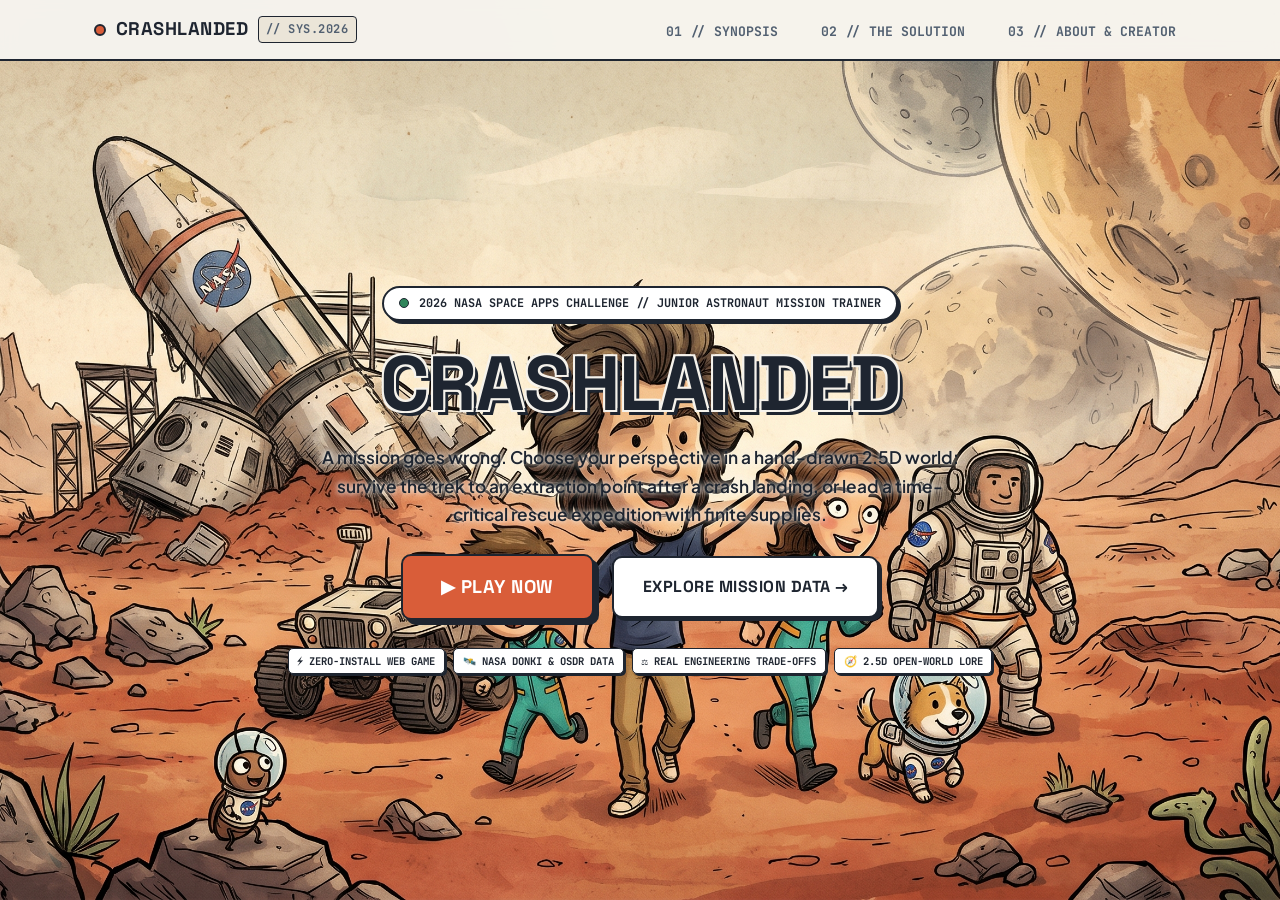
<file: index.html>
<!DOCTYPE html>
<html lang="en">
<head>
  <meta charset="UTF-8">
  <meta name="viewport" content="width=device-width, initial-scale=1.0">
  <title>CRASHLANDED | Junior Astronaut Mission Trainer</title>

  <!-- Google Fonts: Space Grotesk, Plus Jakarta Sans & JetBrains Mono -->
  <link rel="preconnect" href="https://fonts.googleapis.com">
  <link rel="preconnect" href="https://fonts.gstatic.com" crossorigin>
  <link href="https://fonts.googleapis.com/css2?family=JetBrains+Mono:wght@500;700&family=Plus+Jakarta+Sans:wght@400;600;700&family=Space+Grotesk:wght@600;700&display=swap" rel="stylesheet">

  <!-- Global Base CSS + Fullscreen Landing CSS -->
  <link rel="stylesheet" href="website/css/styles.css">
  <link rel="stylesheet" href="website/css/landing.css">
</head>
<body class="landing-no-scroll">

  <!-- 1. GLOBAL PAPERCUT NAVBAR -->
   
  <nav class="site-navbar">
    <div class="container navbar-inner">
      <a href="index.html" class="nav-brand">
        <span class="brand-dot"></span>
        CRASHLANDED <span class="brand-sub">// SYS.2026</span>
      </a>

      <ul class="nav-links">
        <li><a href="website/pages/lore.html">01 // SYNOPSIS</a></li>
        <li><a href="website/pages/solution.html">02 // THE SOLUTION</a></li>
        <li><a href="website/pages/about.html">03 // ABOUT & CREATOR</a></li>
      </ul>

    </div>
  </nav>

  <!-- 2. FULLSCREEN HERO STAGE (ZERO SCROLL) -->
  <main class="hero-stage">
    
    <!-- GAME COVER ARTWORK: Replace src with your custom illustration path -->
    <div class="hero-art-wrapper">
      <img 
        src="website/img/Hero-cover.jpg" 
        alt="CRASHLANDED Key Art" 
        class="hero-bg-art"
      >
      <!-- Subtle watercolor/paper vignette so text remains 100% readable -->
      <div class="hero-art-overlay"></div>
    </div>

    <!-- CENTERED PAPERCUT CALLOUT CARD -->
    <div class="container hero-center-wrapper">
      <div class="hero-papercut-card">
        
        <!-- NASA Tag -->
        <div class="telemetry-status">
          <span class="pulse-dot"></span>
          <span>2026 NASA SPACE APPS CHALLENGE // JUNIOR ASTRONAUT MISSION TRAINER</span>
        </div>

        <!-- Main Title -->
        <h1 class="glitch-title">CRASHLANDED</h1>

        <!-- Concept Text -->
        <p class="hero-lead">
          A mission goes wrong. Choose your perspective in a hand-drawn 2.5D world: 
          survive the trek to an extraction point after a crash landing, or lead a time-critical rescue expedition with finite supplies.
        </p>

        <!-- Primary & Secondary CTAs -->
        <div class="hero-actions">
          <a href="./game/game.html" class="btn btn-play">
            ▶ PLAY NOW
          </a>
          <a href="mission-data.html" class="btn btn-outline">
            EXPLORE MISSION DATA →
          </a>
        </div>

        <!-- Short Feature Tags -->
        <div class="quick-specs">
          <span>⚡ ZERO-INSTALL WEB GAME</span>
          <span>🛰️ NASA DONKI & OSDR DATA</span>
          <span>⚖️ REAL ENGINEERING TRADE-OFFS</span>
          <span>🧭 2.5D OPEN-WORLD LORE</span>
        </div>

      </div>
    </div>

  </main>

</body>
</html>
</file>
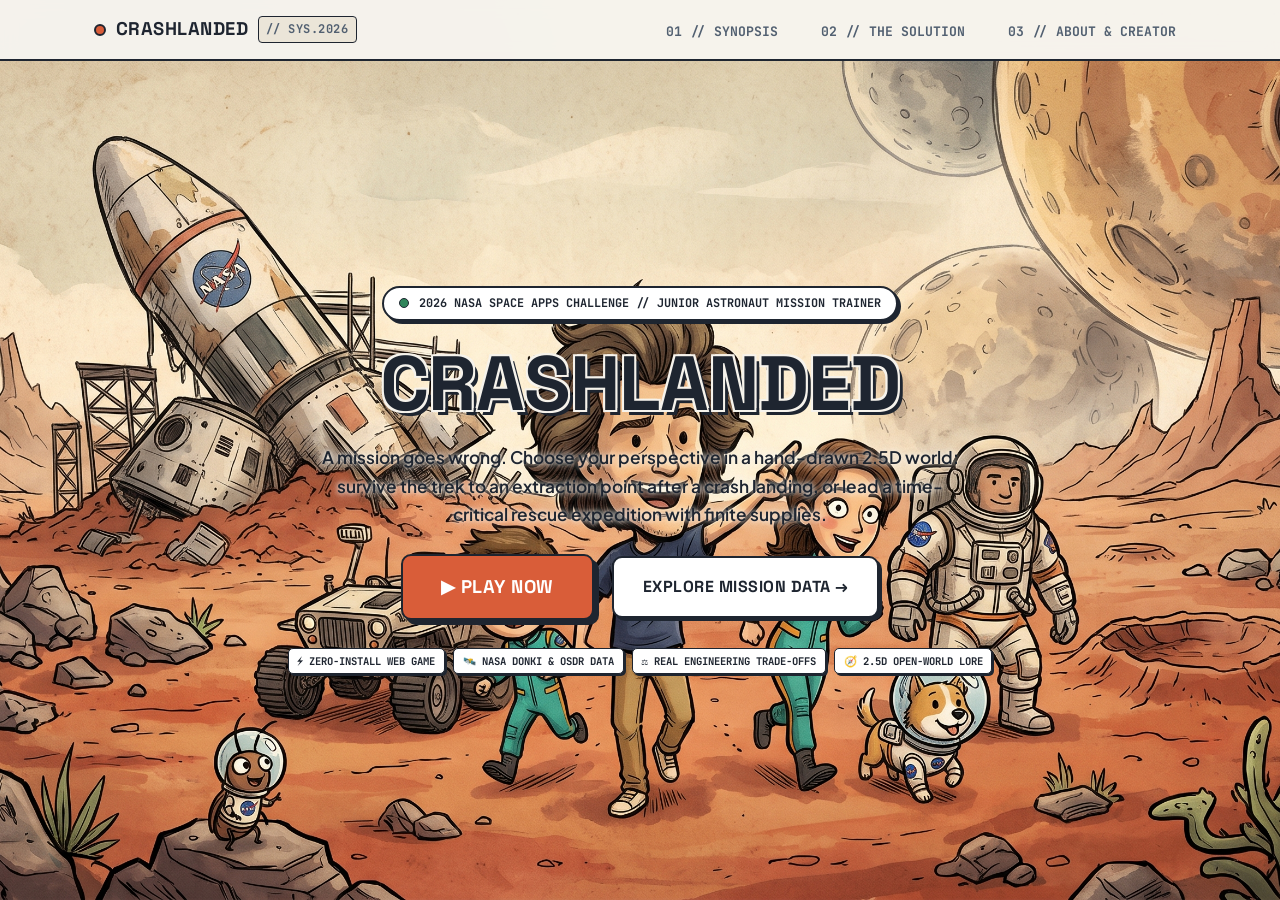
<file: website/index.html>
<!DOCTYPE html>
<html lang="en">
<head>
  <meta charset="UTF-8">
  <meta name="viewport" content="width=device-width, initial-scale=1.0">
  <title>CRASHLANDED | Junior Astronaut Mission Trainer</title>

  <!-- Google Fonts: Space Grotesk, Plus Jakarta Sans & JetBrains Mono -->
  <link rel="preconnect" href="https://fonts.googleapis.com">
  <link rel="preconnect" href="https://fonts.gstatic.com" crossorigin>
  <link href="https://fonts.googleapis.com/css2?family=JetBrains+Mono:wght@500;700&family=Plus+Jakarta+Sans:wght@400;600;700&family=Space+Grotesk:wght@600;700&display=swap" rel="stylesheet">

  <!-- Global Base CSS + Fullscreen Landing CSS -->
  <link rel="stylesheet" href="css/styles.css">
  <link rel="stylesheet" href="css/landing.css">
</head>
<body class="landing-no-scroll">

  <!-- 1. GLOBAL PAPERCUT NAVBAR -->
   
  <nav class="site-navbar">
    <div class="container navbar-inner">
      <a href="index.html" class="nav-brand">
        <span class="brand-dot"></span>
        CRASHLANDED <span class="brand-sub">// SYS.2026</span>
      </a>

      <ul class="nav-links">
        <li><a href="pages/lore.html">01 // SYNOPSIS</a></li>
        <li><a href="pages/solution.html">02 // THE SOLUTION</a></li>
        <li><a href="pages/about.html">03 // ABOUT & CREATOR</a></li>
      </ul>

    </div>
  </nav>

  <!-- 2. FULLSCREEN HERO STAGE (ZERO SCROLL) -->
  <main class="hero-stage">
    
    <!-- GAME COVER ARTWORK: Replace src with your custom illustration path -->
    <div class="hero-art-wrapper">
      <img 
        src="./img/Hero-cover.jpg" 
        alt="CRASHLANDED Key Art" 
        class="hero-bg-art"
      >
      <!-- Subtle watercolor/paper vignette so text remains 100% readable -->
      <div class="hero-art-overlay"></div>
    </div>

    <!-- CENTERED PAPERCUT CALLOUT CARD -->
    <div class="container hero-center-wrapper">
      <div class="hero-papercut-card">
        
        <!-- NASA Tag -->
        <div class="telemetry-status">
          <span class="pulse-dot"></span>
          <span>2026 NASA SPACE APPS CHALLENGE // JUNIOR ASTRONAUT MISSION TRAINER</span>
        </div>

        <!-- Main Title -->
        <h1 class="glitch-title">CRASHLANDED</h1>

        <!-- Concept Text -->
        <p class="hero-lead">
          A mission goes wrong. Choose your perspective in a hand-drawn 2.5D world: 
          survive the trek to an extraction point after a crash landing, or lead a time-critical rescue expedition with finite supplies.
        </p>

        <!-- Primary & Secondary CTAs -->
        <div class="hero-actions">
          <a href="game.html" class="btn btn-play">
            ▶ PLAY NOW
          </a>
          <a href="mission-data.html" class="btn btn-outline">
            EXPLORE MISSION DATA →
          </a>
        </div>

        <!-- Short Feature Tags -->
        <div class="quick-specs">
          <span>⚡ ZERO-INSTALL WEB GAME</span>
          <span>🛰️ NASA DONKI & OSDR DATA</span>
          <span>⚖️ REAL ENGINEERING TRADE-OFFS</span>
          <span>🧭 2.5D OPEN-WORLD LORE</span>
        </div>

      </div>
    </div>

  </main>

</body>
</html>
</file>
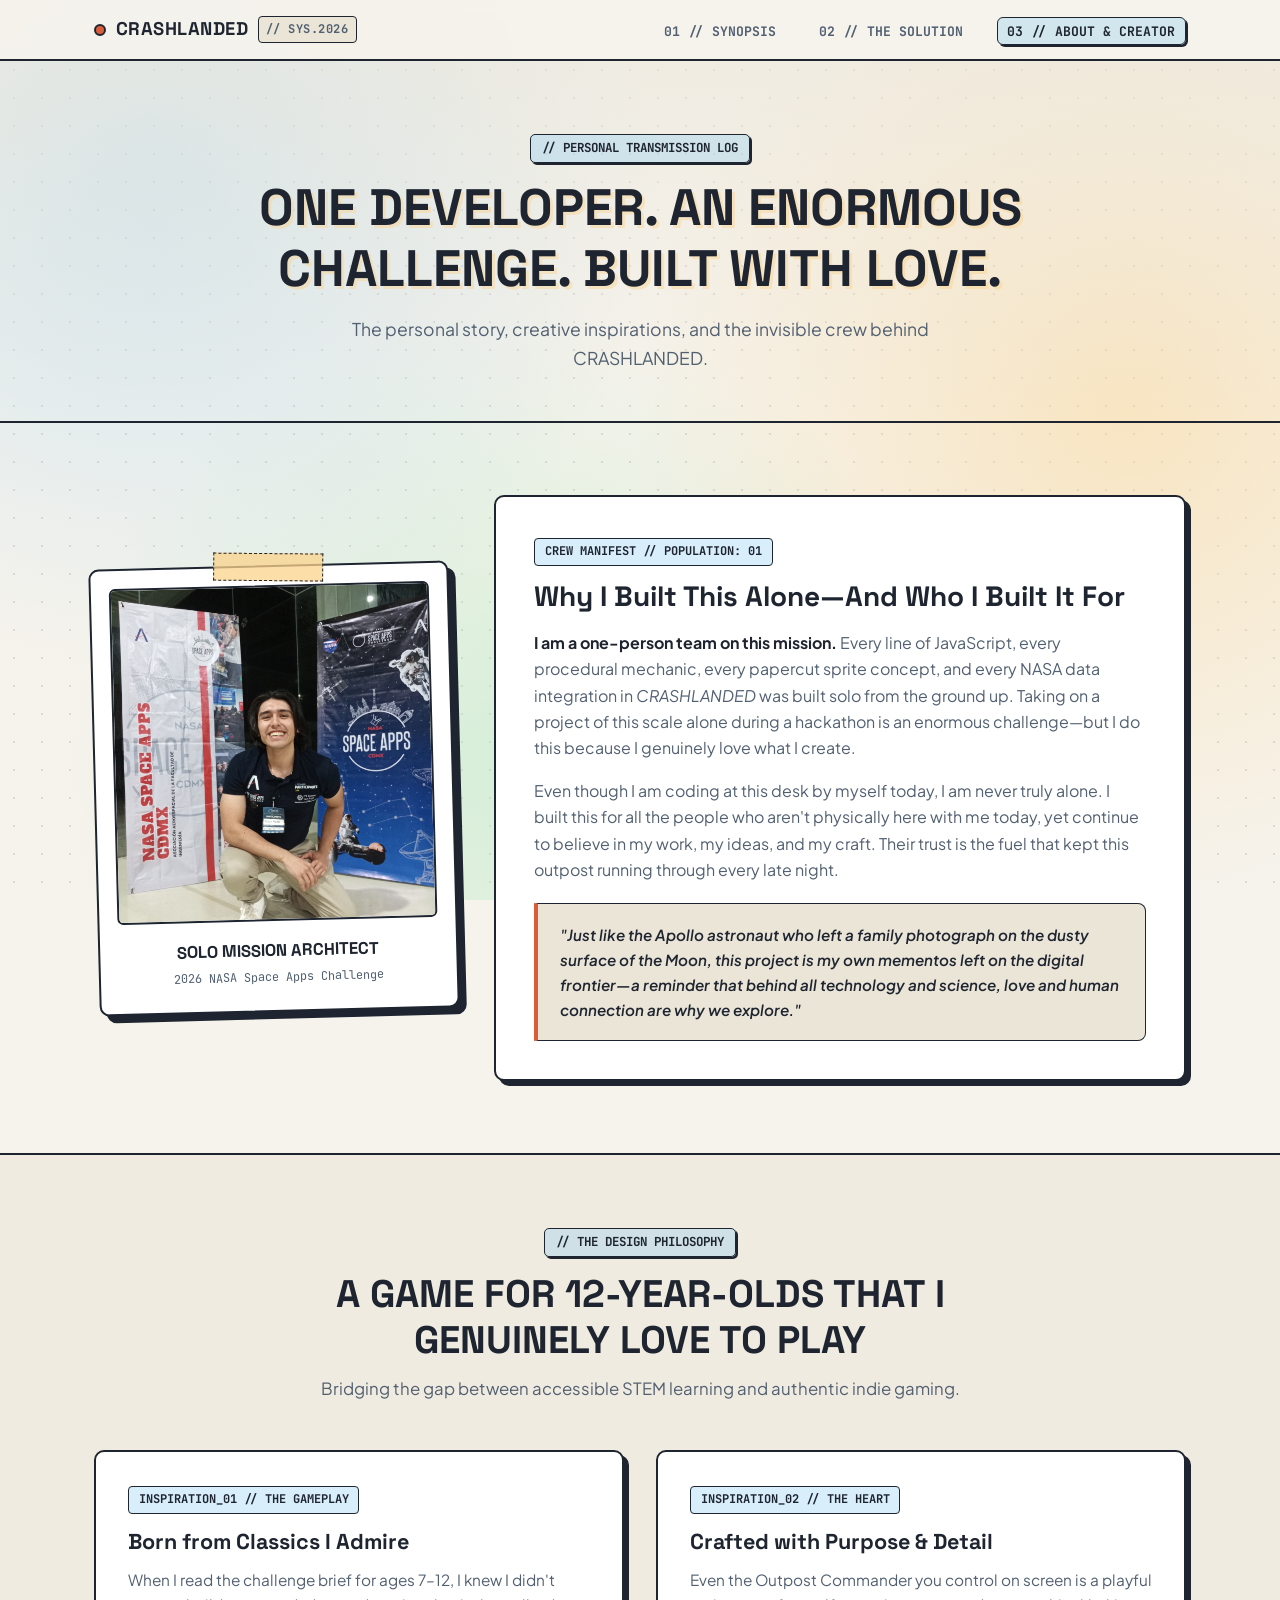
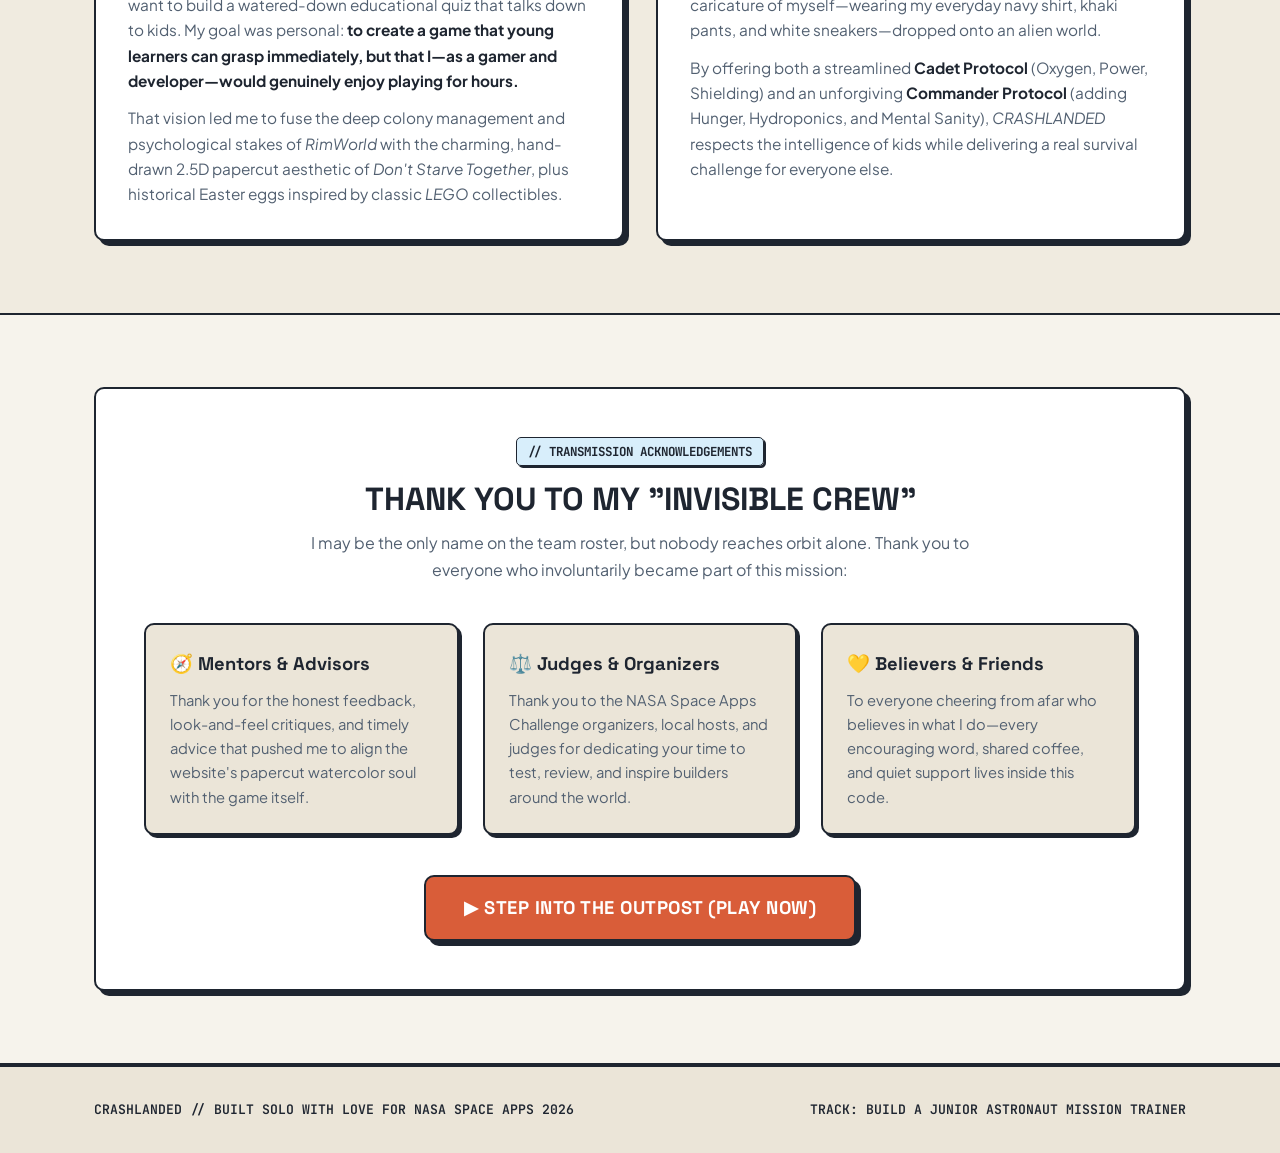
<file: website/pages/about.html>
<!DOCTYPE html>
<html lang="en">
<head>
  <meta charset="UTF-8">
  <meta name="viewport" content="width=device-width, initial-scale=1.0">
  <title>About the Creator & Project | CRASHLANDED</title>

  <!-- Google Fonts -->
  <link rel="preconnect" href="https://fonts.googleapis.com">
  <link rel="preconnect" href="https://fonts.gstatic.com" crossorigin>
  <link href="https://fonts.googleapis.com/css2?family=JetBrains+Mono:wght@500;700&family=Plus+Jakarta+Sans:wght@400;600;700&family=Space+Grotesk:wght@600;700&display=swap" rel="stylesheet">

  <!-- Global Base CSS + About Specific CSS -->
  <link rel="stylesheet" href="../css/styles.css">
  <link rel="stylesheet" href="../css/about.css">
</head>
<body>

  <!-- GLOBAL PAPERCUT NAVBAR -->
  <nav class="site-navbar">
    <div class="container navbar-inner">
      <a href="../../index.html" class="nav-brand">
        <span class="brand-dot"></span>
        CRASHLANDED <span class="brand-sub">// SYS.2026</span>
      </a>

      <ul class="nav-links">
        <li><a href="lore.html">01 // SYNOPSIS</a></li>
        <li><a href="solution.html">02 // THE SOLUTION</a></li>
        <li><a href="about.html" class="active">03 // ABOUT & CREATOR</a></li>
      </ul>

    </div>
  </nav>

  <main>
    <!-- PAGE HEADER -->
    <header class="page-header">
      <div class="container">
        <span class="section-tag">// PERSONAL TRANSMISSION LOG</span>
        <h1 class="about-title">ONE DEVELOPER. AN ENORMOUS CHALLENGE. BUILT WITH LOVE.</h1>
        <p class="about-subtitle">
          The personal story, creative inspirations, and the invisible crew behind CRASHLANDED.
        </p>
      </div>
    </header>

    <!-- 1. SOLO CREATOR BIO & SELFIE POLAROID FRAME -->
    <section class="about-section">
      <div class="container">
        <div class="creator-grid">
          
          <!-- Left: Papercut Polaroid Selfie Frame -->
          <div class="selfie-card-wrapper">
            <div class="papercut-polaroid">
              <div class="tape-strip"></div>
              <div class="selfie-img-box">
                <!-- Replace src with your actual selfie path -->
                <img 
                  src="../img/Creators.jpg" 
                  alt="Solo Developer & Mission Architect Selfie" 
                  class="creator-selfie"
                >
              </div>
              <div class="polaroid-caption">
                <strong>SOLO MISSION ARCHITECT</strong>
                <span>2026 NASA Space Apps Challenge</span>
              </div>
            </div>
          </div>

          <!-- Right: Personal Story & Dedication -->
          <div class="creator-story-card">
            <span class="card-badge">CREW MANIFEST // POPULATION: 01</span>
            <h2>Why I Built This Alone—And Who I Built It For</h2>
            
            <p>
              <strong>I am a one-person team on this mission.</strong> Every line of JavaScript, every procedural mechanic, every papercut sprite concept, and every NASA data integration in <em>CRASHLANDED</em> was built solo from the ground up. Taking on a project of this scale alone during a hackathon is an enormous challenge—but I do this because I genuinely love what I create.
            </p>

            <p>
              Even though I am coding at this desk by myself today, I am never truly alone. I built this for all the people who aren't physically here with me today, yet continue to believe in my work, my ideas, and my craft. Their trust is the fuel that kept this outpost running through every late night.
            </p>

            <div class="dedication-quote">
              "Just like the Apollo astronaut who left a family photograph on the dusty surface of the Moon, this project is my own mementos left on the digital frontier—a reminder that behind all technology and science, love and human connection are why we explore."
            </div>
          </div>

        </div>
      </div>
    </section>

    <!-- 2. THE VISION: MORE THAN JUST A KIDS' GAME -->
    <section class="about-section alt-bg">
      <div class="container">
        <div class="section-header">
          <span class="section-tag">// THE DESIGN PHILOSOPHY</span>
          <h2>A GAME FOR 12-YEAR-OLDS THAT I GENUINELY LOVE TO PLAY</h2>
          <p>Bridging the gap between accessible STEM learning and authentic indie gaming.</p>
        </div>

        <div class="vision-grid">
          <article class="about-card">
            <span class="card-badge">INSPIRATION_01 // THE GAMEPLAY</span>
            <h3>Born from Classics I Admire</h3>
            <p>
              When I read the challenge brief for ages 7–12, I knew I didn't want to build a watered-down educational quiz that talks down to kids. My goal was personal: <strong>to create a game that young learners can grasp immediately, but that I—as a gamer and developer—would genuinely enjoy playing for hours.</strong>
            </p>
            <p style="margin-top: 0.75rem;">
              That vision led me to fuse the deep colony management and psychological stakes of <em>RimWorld</em> with the charming, hand-drawn 2.5D papercut aesthetic of <em>Don't Starve Together</em>, plus historical Easter eggs inspired by classic <em>LEGO</em> collectibles.
            </p>
          </article>

          <article class="about-card">
            <span class="card-badge">INSPIRATION_02 // THE HEART</span>
            <h3>Crafted with Purpose & Detail</h3>
            <p>
              Even the Outpost Commander you control on screen is a playful caricature of myself—wearing my everyday navy shirt, khaki pants, and white sneakers—dropped onto an alien world. 
            </p>
            <p style="margin-top: 0.75rem;">
              By offering both a streamlined <strong>Cadet Protocol</strong> (Oxygen, Power, Shielding) and an unforgiving <strong>Commander Protocol</strong> (adding Hunger, Hydroponics, and Mental Sanity), <em>CRASHLANDED</em> respects the intelligence of kids while delivering a real survival challenge for everyone else.
            </p>
          </article>
        </div>
      </div>
    </section>

    <!-- 3. GRATITUDE & THE INVISIBLE CREW -->
    <section class="about-section">
      <div class="container">
        <div class="gratitude-panel">
          <div class="gratitude-header">
            <span class="section-tag">// TRANSMISSION ACKNOWLEDGEMENTS</span>
            <h2>THANK YOU TO MY "INVISIBLE CREW"</h2>
            <p>
              I may be the only name on the team roster, but nobody reaches orbit alone. Thank you to everyone who involuntarily became part of this mission:
            </p>
          </div>

          <div class="gratitude-grid">
            <div class="gratitude-item">
              <strong>🧭 Mentors & Advisors</strong>
              <p>Thank you for the honest feedback, look-and-feel critiques, and timely advice that pushed me to align the website's papercut watercolor soul with the game itself.</p>
            </div>

            <div class="gratitude-item">
              <strong>⚖️ Judges & Organizers</strong>
              <p>Thank you to the NASA Space Apps Challenge organizers, local hosts, and judges for dedicating your time to test, review, and inspire builders around the world.</p>
            </div>

            <div class="gratitude-item">
              <strong>💛 Believers & Friends</strong>
              <p>To everyone cheering from afar who believes in what I do—every encouraging word, shared coffee, and quiet support lives inside this code.</p>
            </div>
          </div>

          <div class="about-cta">
            <a href="game.html" class="btn btn-play">▶ STEP INTO THE OUTPOST (PLAY NOW)</a>
          </div>
        </div>
      </div>
    </section>
  </main>

  <footer class="site-footer">
    <div class="container footer-inner">
      <span>CRASHLANDED // BUILT SOLO WITH LOVE FOR NASA SPACE APPS 2026</span>
      <span>TRACK: BUILD A JUNIOR ASTRONAUT MISSION TRAINER</span>
    </div>
  </footer>

</body>
</html>
</file>
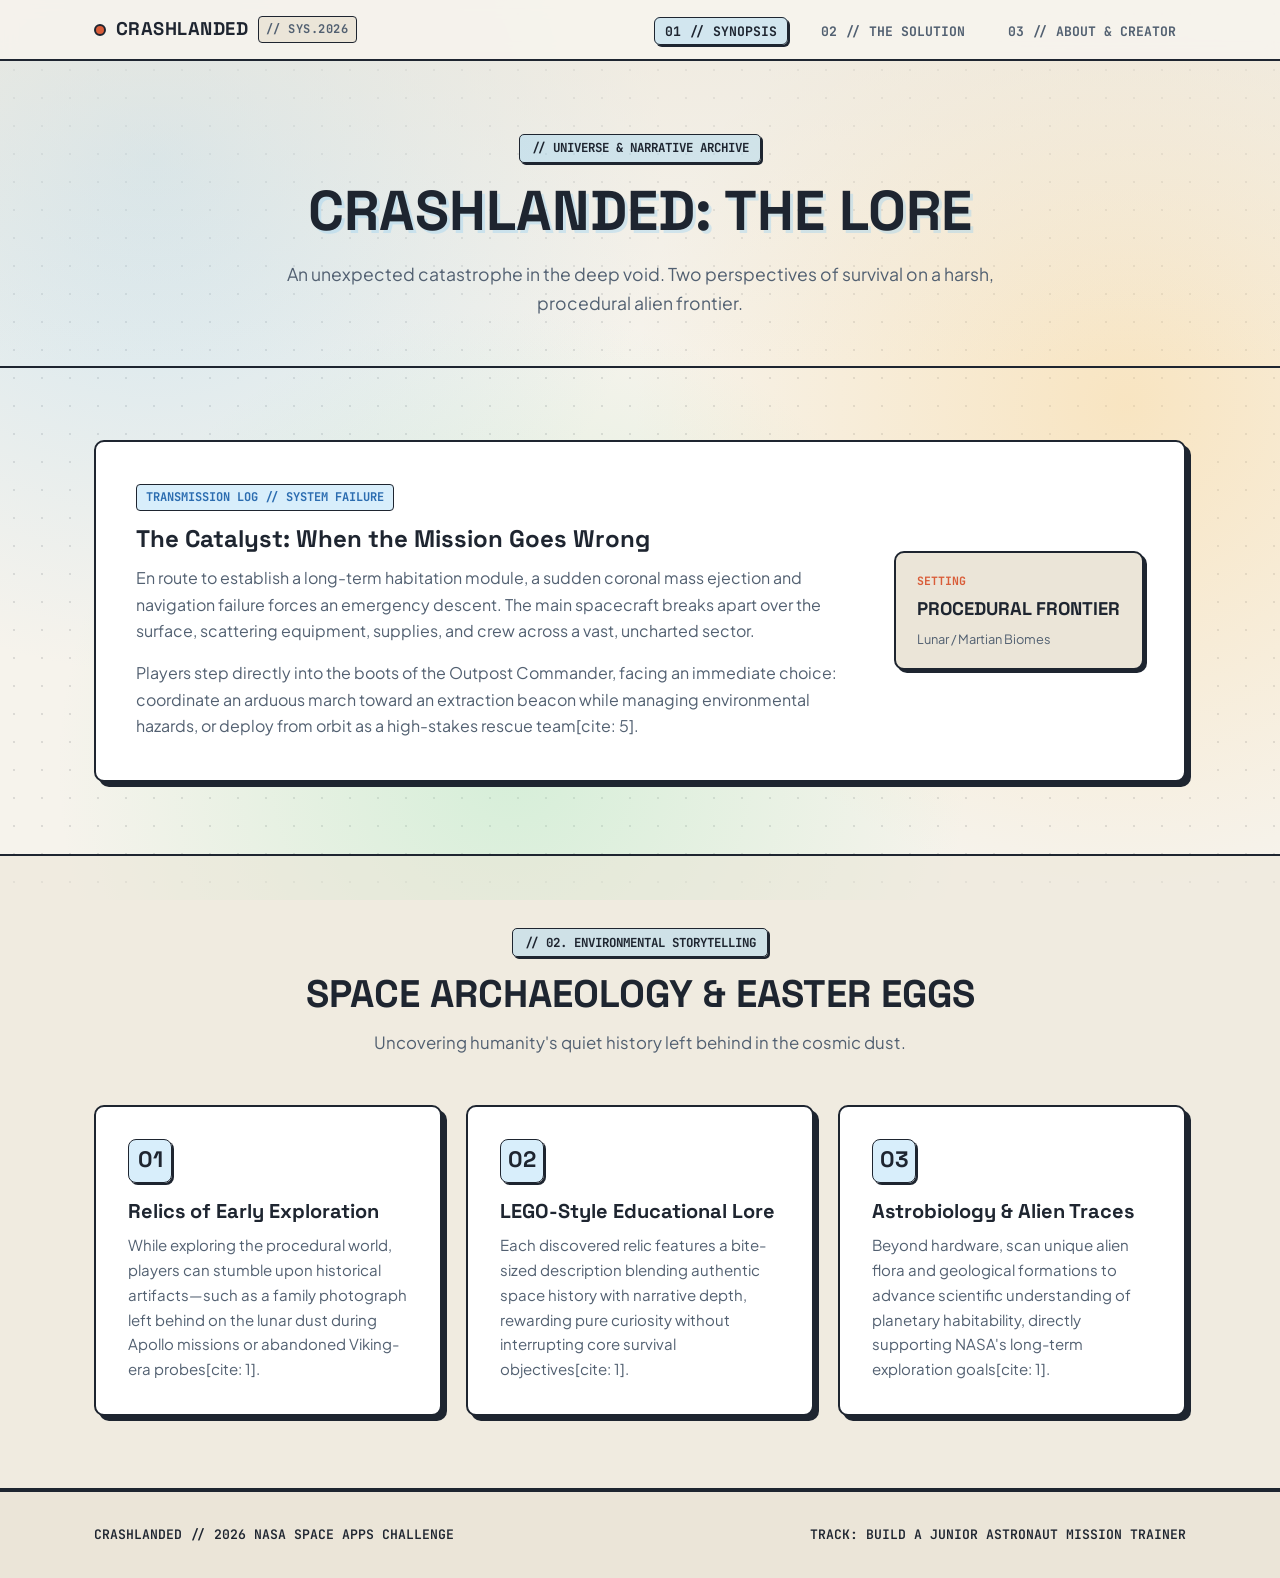
<file: website/pages/lore.html>
<!DOCTYPE html>
<html lang="en">
<head>
  <meta charset="UTF-8">
  <meta name="viewport" content="width=device-width, initial-scale=1.0">
  <title>Game Lore & Universe | CRASHLANDED</title>

  <!-- Google Fonts -->
  <link rel="preconnect" href="https://fonts.googleapis.com">
  <link rel="preconnect" href="https://fonts.gstatic.com" crossorigin>
  <link href="https://fonts.googleapis.com/css2?family=JetBrains+Mono:wght@500;700&family=Plus+Jakarta+Sans:wght@400;600;700&family=Space+Grotesk:wght@600;700&display=swap" rel="stylesheet">

  <!-- Global Base CSS + Solution/Lore Specific CSS -->
  <link rel="stylesheet" href="../css/styles.css">
  <link rel="stylesheet" href="../css/lore.css">
</head>
<body>

  <!-- GLOBAL PAPERCUT NAVBAR -->
  <nav class="site-navbar">
    <div class="container navbar-inner">
      <a href="../../index.html" class="nav-brand">
        <span class="brand-dot"></span>
        CRASHLANDED <span class="brand-sub">// SYS.2026</span>
      </a>

      <ul class="nav-links">
        <li><a href="lore.html" class="active">01 // SYNOPSIS</a></li>
        <li><a href="solution.html">02 // THE SOLUTION</a></li>
        <li><a href="about.html">03 // ABOUT & CREATOR</a></li>
      </ul>

    </div>
  </nav>

  <main>
    <!-- PAGE HEADER -->
    <header class="page-header">
      <div class="container">
        <span class="section-tag">// UNIVERSE & NARRATIVE ARCHIVE</span>
        <h1 class="solution-title">CRASHLANDED: THE LORE</h1>
        <p class="solution-subtitle">
          An unexpected catastrophe in the deep void. Two perspectives of survival on a harsh, procedural alien frontier.
        </p>
      </div>
    </header>

    <!-- 1. THE INCIDENT -->
    <section class="sol-section">
      <div class="container">
        <div class="nasa-data-panel" style="background: var(--bg-card); box-shadow: var(--shadow-paper);">
          <div class="nasa-panel-text">
            <span class="card-code">TRANSMISSION LOG // SYSTEM FAILURE</span>
            <h3>The Catalyst: When the Mission Goes Wrong</h3>
            <p style="margin-bottom: 1rem;">
              En route to establish a long-term habitation module, a sudden coronal mass ejection and navigation failure forces an emergency descent. The main spacecraft breaks apart over the surface, scattering equipment, supplies, and crew across a vast, uncharted sector.
            </p>
            <p>
              Players step directly into the boots of the Outpost Commander, facing an immediate choice: coordinate an arduous march toward an extraction beacon while managing environmental hazards, or deploy from orbit as a high-stakes rescue team[cite: 5].
            </p>
          </div>
          <div class="nasa-panel-badges">
            <div class="data-badge">
              <span>SETTING</span>
              <strong>PROCEDURAL FRONTIER</strong>
              <small>Lunar / Martian Biomes</small>
            </div>
          </div>
        </div>
      </div>
    </section>

    <!-- 2. EXPLORATION & SPACE ARCHAEOLOGY -->
    <section class="sol-section alt-bg">
      <div class="container">
        <div class="section-header">
          <span class="section-tag">// 02. ENVIRONMENTAL STORYTELLING</span>
          <h2>SPACE ARCHAEOLOGY & EASTER EGGS</h2>
          <p>Uncovering humanity's quiet history left behind in the cosmic dust.</p>
        </div>

        <div class="features-grid">
          <article class="feature-card">
            <span class="feature-num">01</span>
            <h3>Relics of Early Exploration</h3>
            <p>
              While exploring the procedural world, players can stumble upon historical artifacts—such as a family photograph left behind on the lunar dust during Apollo missions or abandoned Viking-era probes[cite: 1].
            </p>
          </article>

          <article class="feature-card">
            <span class="feature-num">02</span>
            <h3>LEGO-Style Educational Lore</h3>
            <p>
              Each discovered relic features a bite-sized description blending authentic space history with narrative depth, rewarding pure curiosity without interrupting core survival objectives[cite: 1].
            </p>
          </article>

          <article class="feature-card">
            <span class="feature-num">03</span>
            <h3>Astrobiology & Alien Traces</h3>
            <p>
              Beyond hardware, scan unique alien flora and geological formations to advance scientific understanding of planetary habitability, directly supporting NASA's long-term exploration goals[cite: 1].
            </p>
          </article>
        </div>
      </div>
    </section>
  </main>

  <footer class="site-footer">
    <div class="container footer-inner">
      <span>CRASHLANDED // 2026 NASA SPACE APPS CHALLENGE</span>
      <span>TRACK: BUILD A JUNIOR ASTRONAUT MISSION TRAINER</span>
    </div>
  </footer>

</body>
</html>
</file>
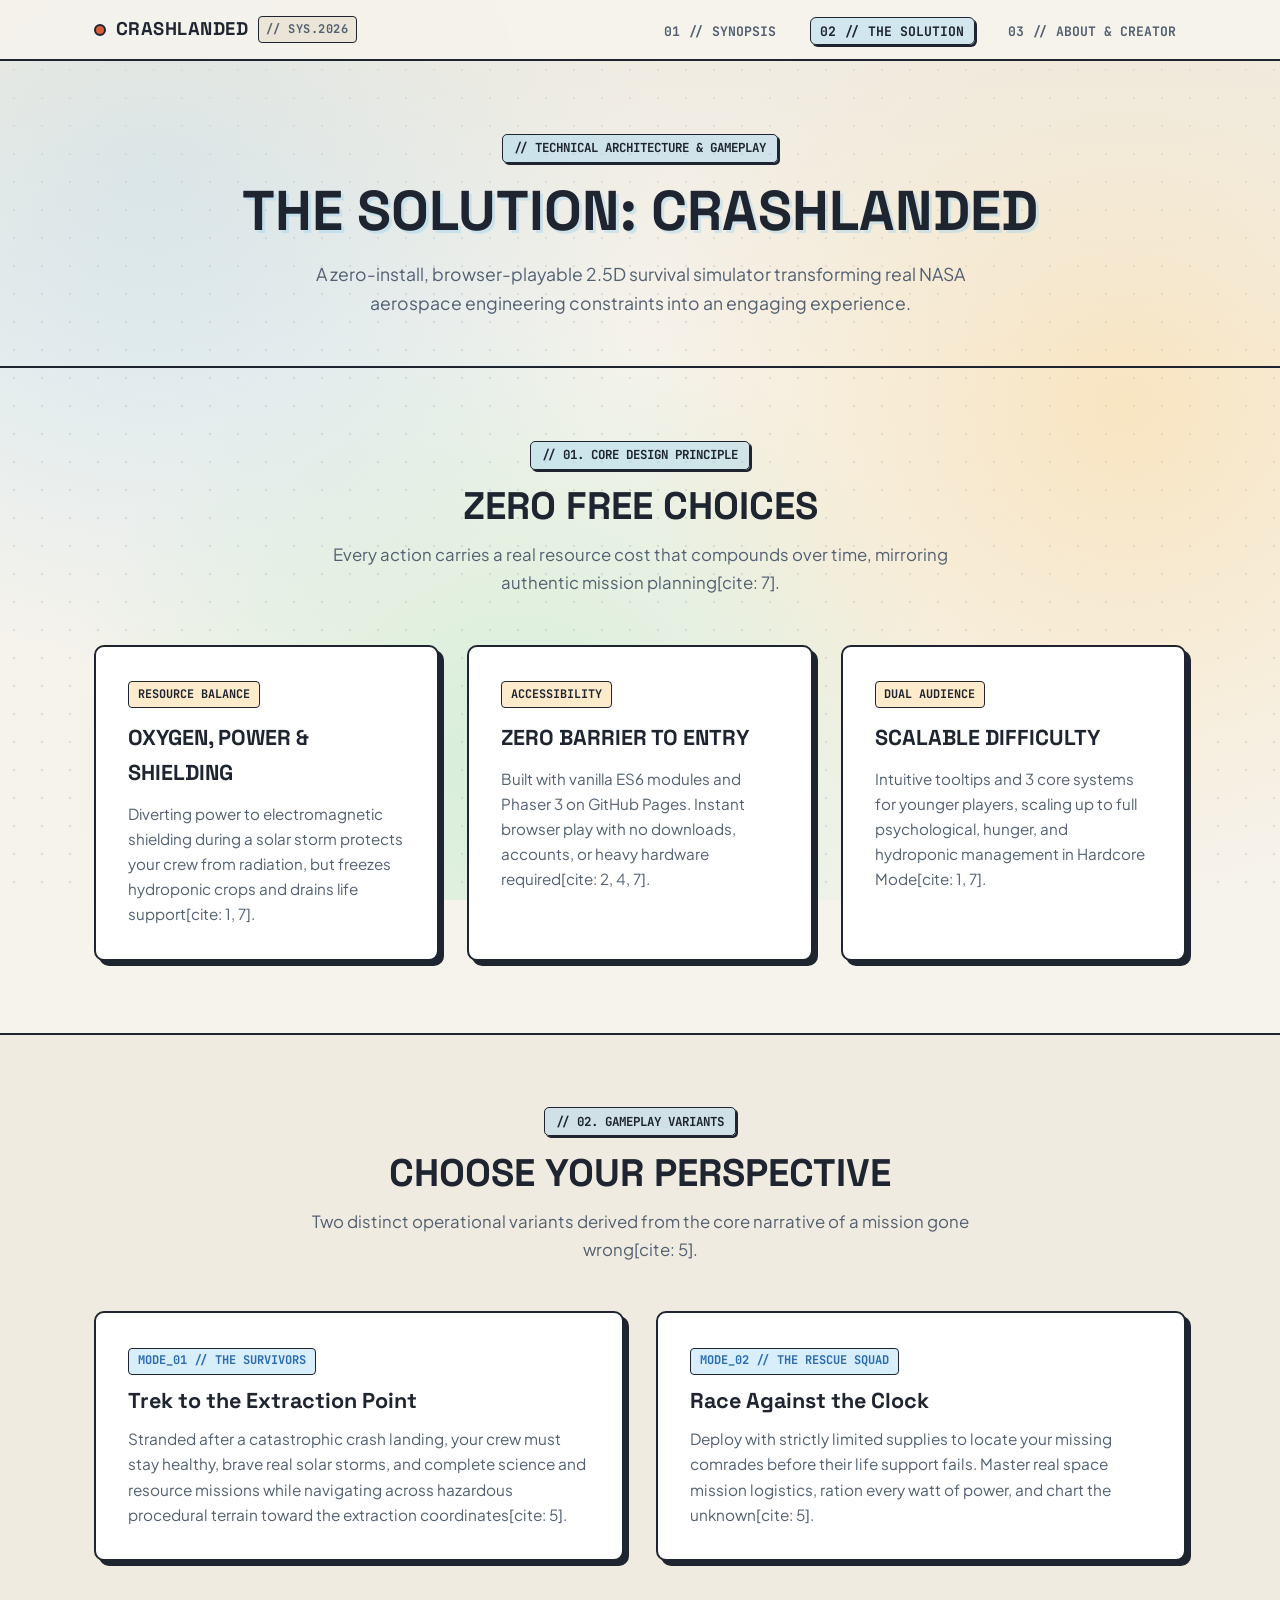
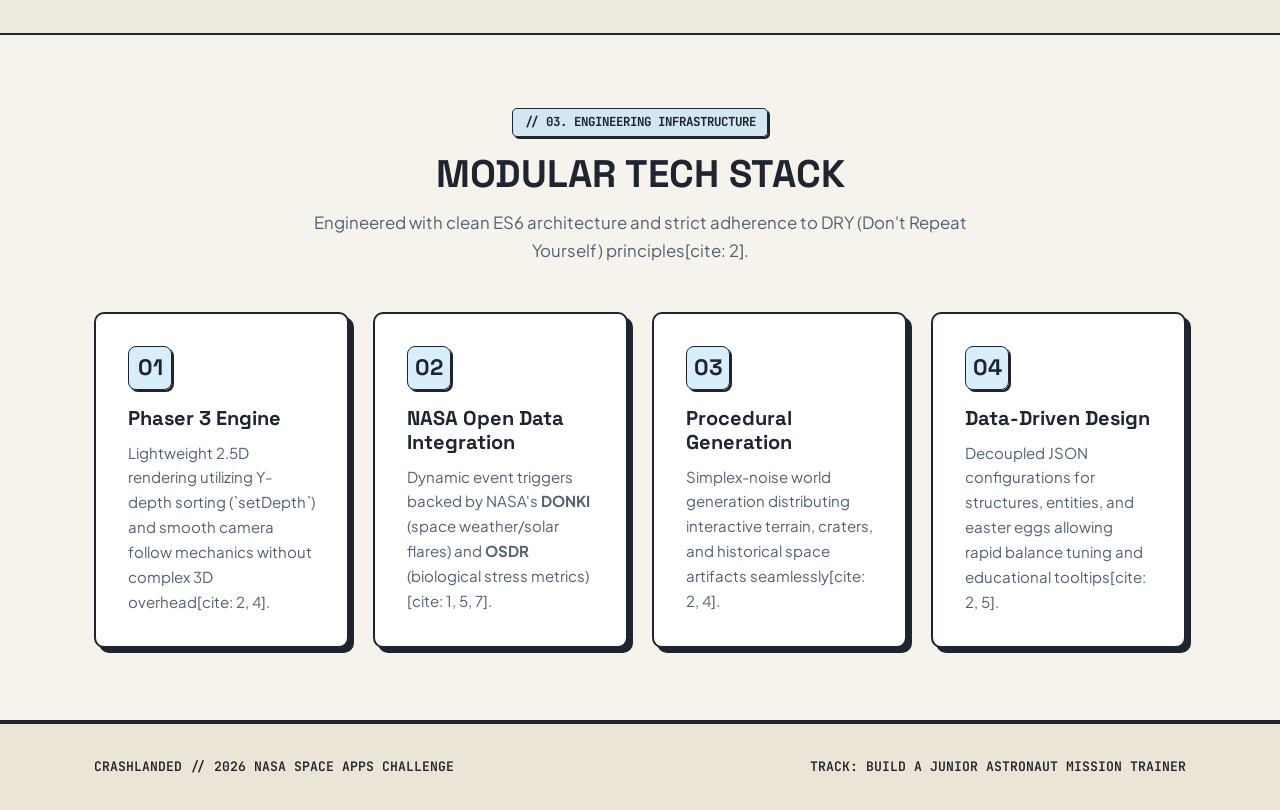
<file: website/pages/solution.html>
<!DOCTYPE html>
<html lang="en">
<head>
  <meta charset="UTF-8">
  <meta name="viewport" content="width=device-width, initial-scale=1.0">
  <title>The Solution & Tech Stack | CRASHLANDED</title>

  <!-- Google Fonts -->
  <link rel="preconnect" href="https://fonts.googleapis.com">
  <link rel="preconnect" href="https://fonts.gstatic.com" crossorigin>
  <link href="https://fonts.googleapis.com/css2?family=JetBrains+Mono:wght@500;700&family=Plus+Jakarta+Sans:wght@400;600;700&family=Space+Grotesk:wght@600;700&display=swap" rel="stylesheet">

  <!-- Global Base CSS + Solution Specific CSS -->
  <link rel="stylesheet" href="../css/styles.css">
  <link rel="stylesheet" href="../css/lore.css">
</head>
<body>

  <!-- GLOBAL PAPERCUT NAVBAR -->
  <nav class="site-navbar">
    <div class="container navbar-inner">
      <a href="../../index.html" class="nav-brand">
        <span class="brand-dot"></span>
        CRASHLANDED <span class="brand-sub">// SYS.2026</span>
      </a>

      <ul class="nav-links">
        <li><a href="lore.html">01 // SYNOPSIS</a></li>
        <li><a href="solution.html" class="active">02 // THE SOLUTION</a></li>
        <li><a href="about.html">03 // ABOUT & CREATOR</a></li>
      </ul>

    </div>
  </nav>

  <main>
    <!-- PAGE HEADER -->
    <header class="page-header">
      <div class="container">
        <span class="section-tag">// TECHNICAL ARCHITECTURE & GAMEPLAY</span>
        <h1 class="solution-title">THE SOLUTION: CRASHLANDED</h1>
        <p class="solution-subtitle">
          A zero-install, browser-playable 2.5D survival simulator transforming real NASA aerospace engineering constraints into an engaging experience.
        </p>
      </div>
    </header>

    <!-- 1. VALUE PROPOSITION & TRADE-OFFS -->
    <section class="sol-section">
      <div class="container">
        <div class="section-header">
          <span class="section-tag">// 01. CORE DESIGN PRINCIPLE</span>
          <h2>ZERO FREE CHOICES</h2>
          <p>Every action carries a real resource cost that compounds over time, mirroring authentic mission planning[cite: 7].</p>
        </div>

        <div class="value-banner">
          <div class="value-item">
            <span class="value-label">RESOURCE BALANCE</span>
            <strong>OXYGEN, POWER & SHIELDING</strong>
            <p>Diverting power to electromagnetic shielding during a solar storm protects your crew from radiation, but freezes hydroponic crops and drains life support[cite: 1, 7].</p>
          </div>
          <div class="value-item">
            <span class="value-label">ACCESSIBILITY</span>
            <strong>ZERO BARRIER TO ENTRY</strong>
            <p>Built with vanilla ES6 modules and Phaser 3 on GitHub Pages. Instant browser play with no downloads, accounts, or heavy hardware required[cite: 2, 4, 7].</p>
          </div>
          <div class="value-item">
            <span class="value-label">DUAL AUDIENCE</span>
            <strong>SCALABLE DIFFICULTY</strong>
            <p>Intuitive tooltips and 3 core systems for younger players, scaling up to full psychological, hunger, and hydroponic management in Hardcore Mode[cite: 1, 7].</p>
          </div>
        </div>
      </div>
    </section>

    <!-- 2. GAME MODES (LORE-DRIVEN MECHANICS) -->
    <section class="sol-section alt-bg">
      <div class="container">
        <div class="section-header">
          <span class="section-tag">// 02. GAMEPLAY VARIANTS</span>
          <h2>CHOOSE YOUR PERSPECTIVE</h2>
          <p>Two distinct operational variants derived from the core narrative of a mission gone wrong[cite: 5].</p>
        </div>

        <div class="grid-2">
          <article class="telemetry-card">
            <div class="card-code">MODE_01 // THE SURVIVORS</div>
            <h3>Trek to the Extraction Point</h3>
            <p>
              Stranded after a catastrophic crash landing, your crew must stay healthy, brave real solar storms, and complete science and resource missions while navigating across hazardous procedural terrain toward the extraction coordinates[cite: 5].
            </p>
          </article>

          <article class="telemetry-card">
            <div class="card-code">MODE_02 // THE RESCUE SQUAD</div>
            <h3>Race Against the Clock</h3>
            <p>
              Deploy with strictly limited supplies to locate your missing comrades before their life support fails. Master real space mission logistics, ration every watt of power, and chart the unknown[cite: 5].
            </p>
          </article>
        </div>
      </div>
    </section>

    <!-- 3. TECH STACK -->
    <section class="sol-section">
      <div class="container">
        <div class="section-header">
          <span class="section-tag">// 03. ENGINEERING INFRASTRUCTURE</span>
          <h2>MODULAR TECH STACK</h2>
          <p>Engineered with clean ES6 architecture and strict adherence to DRY (Don't Repeat Yourself) principles[cite: 2].</p>
        </div>

        <div class="features-grid">
          <article class="feature-card">
            <span class="feature-num">01</span>
            <h3>Phaser 3 Engine</h3>
            <p>Lightweight 2.5D rendering utilizing Y-depth sorting (`setDepth`) and smooth camera follow mechanics without complex 3D overhead[cite: 2, 4].</p>
          </article>

          <article class="feature-card">
            <span class="feature-num">02</span>
            <h3>NASA Open Data Integration</h3>
            <p>Dynamic event triggers backed by NASA's <strong>DONKI</strong> (space weather/solar flares) and <strong>OSDR</strong> (biological stress metrics)[cite: 1, 5, 7].</p>
          </article>

          <article class="feature-card">
            <span class="feature-num">03</span>
            <h3>Procedural Generation</h3>
            <p>Simplex-noise world generation distributing interactive terrain, craters, and historical space artifacts seamlessly[cite: 2, 4].</p>
          </article>

          <article class="feature-card">
            <span class="feature-num">04</span>
            <h3>Data-Driven Design</h3>
            <p>Decoupled JSON configurations for structures, entities, and easter eggs allowing rapid balance tuning and educational tooltips[cite: 2, 5].</p>
          </article>
        </div>
      </div>
    </section>
  </main>

  <footer class="site-footer">
    <div class="container footer-inner">
      <span>CRASHLANDED // 2026 NASA SPACE APPS CHALLENGE</span>
      <span>TRACK: BUILD A JUNIOR ASTRONAUT MISSION TRAINER</span>
    </div>
  </footer>

</body>
</html>
</file>
<file: website/css/styles.css>
/* ==========================================================================
   OUTPOST HORIZONS - GLOBAL BASE STYLES (web/css/styles.css)
   Theme: Pale Watercolor & Papercut Field Manual (Formal yet 12yo Friendly)
   ========================================================================== */

:root {
  /* Watercolor Paper Backgrounds */
  --bg-deep: #f6f3ec;          /* Warm heavy watercolor paper */
  --bg-panel: #ebe5d8;         /* Khaki-tinted secondary paper layer */
  --bg-card: #ffffff;          /* Crisp white papercut card */

  /* Ink & Typography (Matches Character's Navy & Sketch Outlines) */
  --ink-dark: #1e2530;         /* Deep charcoal/navy ink outline */
  --text-primary: #1e2530;
  --text-muted: #526071;

  /* Pale Watercolor Accents */
  --accent-cyan: #2b6cb0;      /* NASA Mission Blue (Formal & readable) */
  --accent-cyan-wash: rgba(144, 205, 244, 0.35);
  --accent-orange: #d95d39;    /* Martian Terracotta / Solar Flare */
  --accent-orange-wash: rgba(251, 211, 141, 0.45);
  --accent-green: #2f855a;     /* Hydroponic Sage Green */
  --accent-green-wash: rgba(154, 230, 180, 0.35);

  /* Papercut Geometry & Hard Shadows */
  --border-ink: 2px solid #1e2530;
  --border-line: #1e2530;
  --border-subtle: rgba(30, 37, 48, 0.15);
  --radius-sm: 10px;
  --shadow-paper: 5px 5px 0px #1e2530;
  --shadow-paper-sm: 3px 3px 0px #1e2530;
  --shadow-paper-hover: 7px 7px 0px #1e2530;

  /* Typography */
  --font-display: 'Space Grotesk', sans-serif;
  --font-body: 'Plus Jakarta Sans', sans-serif;
  --font-mono: 'JetBrains Mono', monospace;
}

/* Base Reset */
* {
  box-sizing: border-box;
  margin: 0;
  padding: 0;
}

html {
  scroll-behavior: smooth;
}

body {
  background-color: var(--bg-deep);
  /* Pale Watercolor Washes + Subtle Technical Drafting Dots */
  background-image: 
    radial-gradient(circle at 12% 18%, var(--accent-cyan-wash) 0%, transparent 38%),
    radial-gradient(circle at 88% 45%, var(--accent-orange-wash) 0%, transparent 40%),
    radial-gradient(circle at 40% 85%, var(--accent-green-wash) 0%, transparent 42%),
    radial-gradient(rgba(30, 37, 48, 0.12) 1px, transparent 1px);
  background-size: 100% 100%, 100% 100%, 100% 100%, 28px 28px;
  background-attachment: fixed;
  color: var(--text-primary);
  font-family: var(--font-body);
  line-height: 1.65;
  min-height: 100vh;
  display: flex;
  flex-direction: column;
  overflow-x: hidden;
}

main {
  flex: 1;
}

.container {
  max-width: 1140px;
  margin: 0 auto;
  padding: 0 1.5rem;
}

h1, h2, h3, h4 {
  font-family: var(--font-display);
  color: var(--ink-dark);
  line-height: 1.2;
}

a {
  color: var(--accent-cyan);
  text-decoration: none;
  transition: all 0.2s ease;
}

/* ==========================================================================
   GLOBAL PAPERCUT NAVBAR
   ========================================================================== */
.site-navbar {
  position: sticky;
  top: 0;
  z-index: 1000;
  background: rgba(246, 243, 236, 0.94);
  backdrop-filter: blur(8px);
  border-bottom: var(--border-ink);
  padding: 0.9rem 0;
}

.navbar-inner {
  display: flex;
  justify-content: space-between;
  align-items: center;
  flex-wrap: wrap;
  gap: 1rem;
}

.nav-brand {
  font-family: var(--font-display);
  font-weight: 700;
  font-size: 1.15rem;
  color: var(--ink-dark);
  letter-spacing: 0.5px;
  display: flex;
  align-items: center;
  gap: 0.6rem;
}

.brand-dot {
  width: 12px;
  height: 12px;
  background-color: var(--accent-orange);
  border: 2px solid var(--ink-dark);
  border-radius: 50%;
}

.brand-sub {
  font-family: var(--font-mono);
  color: var(--text-muted);
  font-size: 0.75rem;
  background: var(--bg-panel);
  padding: 0.15rem 0.45rem;
  border: 1.5px solid var(--ink-dark);
  border-radius: 4px;
}

.nav-links {
  list-style: none;
  display: flex;
  align-items: center;
  gap: 1.5rem;
  flex-wrap: wrap;
}

.nav-links a {
  font-family: var(--font-mono);
  color: var(--text-muted);
  font-size: 0.82rem;
  font-weight: 700;
  padding: 0.3rem 0.6rem;
  border-radius: 6px;
}

.nav-links a:hover,
.nav-links a.active {
  color: var(--ink-dark);
  background: var(--accent-cyan-wash);
  border: 1.5px solid var(--ink-dark);
  box-shadow: 2px 2px 0px var(--ink-dark);
}

/* ==========================================================================
   GLOBAL PAPERCUT BUTTONS
   ========================================================================== */
.btn {
  font-family: var(--font-display);
  font-weight: 700;
  letter-spacing: 0.5px;
  cursor: pointer;
  border: var(--border-ink);
  border-radius: var(--radius-sm);
  box-shadow: var(--shadow-paper-sm);
  transition: transform 0.15s ease, box-shadow 0.15s ease, background-color 0.15s ease;
  display: inline-flex;
  align-items: center;
  justify-content: center;
  gap: 0.6rem;
}

.btn:hover {
  transform: translate(-2px, -2px);
  box-shadow: var(--shadow-paper);
}

.btn:active {
  transform: translate(2px, 2px);
  box-shadow: 1px 1px 0px var(--ink-dark);
}

.btn-play {
  background-color: var(--accent-orange);
  color: #ffffff;
  padding: 1rem 2.4rem;
  font-size: 1.15rem;
  box-shadow: var(--shadow-paper);
}

.btn-play:hover {
  background-color: #e86a45;
  color: #ffffff;
  box-shadow: var(--shadow-paper-hover);
}

.btn-outline {
  background-color: var(--bg-card);
  color: var(--ink-dark);
  padding: 1rem 1.8rem;
  font-size: 1rem;
}

.btn-outline:hover {
  background-color: var(--bg-panel);
  color: var(--ink-dark);
}

.btn-nav-play {
  background-color: var(--accent-orange);
  color: #ffffff;
  padding: 0.5rem 1.15rem;
  font-size: 0.85rem;
}

.btn-nav-play:hover {
  background-color: #e86a45;
  color: #ffffff;
}

/* ==========================================================================
   GLOBAL HEADERS & FOOTER
   ========================================================================== */
.page-header {
  padding: 4.5rem 0 3rem;
  border-bottom: var(--border-ink);
  text-align: center;
  background: linear-gradient(180deg, rgba(235, 229, 216, 0.5) 0%, transparent 100%);
}

.section-header {
  text-align: center;
  max-width: 680px;
  margin: 0 auto 3rem;
}

.section-tag {
  font-family: var(--font-mono);
  color: var(--ink-dark);
  background: var(--accent-cyan-wash);
  border: 1.5px solid var(--ink-dark);
  box-shadow: 2px 2px 0px var(--ink-dark);
  padding: 0.2rem 0.7rem;
  border-radius: 5px;
  font-size: 0.78rem;
  font-weight: 700;
  display: inline-block;
  margin-bottom: 0.85rem;
  text-transform: uppercase;
}

.section-header h2 {
  font-size: clamp(1.8rem, 3.5vw, 2.4rem);
  margin-bottom: 0.75rem;
}

.section-header p {
  color: var(--text-muted);
  font-size: 1.05rem;
}

.site-footer {
  border-top: var(--border-ink);
  background: var(--bg-panel);
  padding: 2rem 0;
  font-family: var(--font-mono);
  font-size: 0.82rem;
  color: var(--ink-dark);
  font-weight: 600;
}

.footer-inner {
  display: flex;
  justify-content: space-between;
  align-items: center;
  flex-wrap: wrap;
  gap: 1rem;
}
</file>
<file: website/css/landing.css>
/* ==========================================================================
   OUTPOST HORIZONS / CRASHLANDED - COMPLETE LANDING CSS (web/css/landing.css)
   ========================================================================== */

/* 1. Zero-Scroll Fullscreen Lock for index.html */
body.landing-no-scroll {
  width: 100vw;
  height: 100vh;
  max-height: 100vh;
  overflow: hidden;
  display: flex;
  flex-direction: column;
}

/* Stage container that holds both the absolute background and centered text */
.hero-stage {
  position: relative;
  flex: 1;
  width: 100%;
  height: calc(100vh - 64px);
  display: flex;
  align-items: center;
  justify-content: center;
  overflow: hidden;
}

/* 2. Background Artwork (Pinned behind everything with position: absolute) */
.hero-art-wrapper {
  position: absolute;
  top: 0;
  left: 0;
  width: 100%;
  height: 100%;
  z-index: 1;
  pointer-events: none;
}

.hero-bg-art {
  width: 100%;
  height: 100%;
  object-fit: cover;
  object-position: center;
  display: block;
  /* 0.0s -> 0.6s: Page illuminates revealing the background */
  animation: bgQuickFadeIn 0.6s cubic-bezier(0.22, 1, 0.36, 1) 0s both;
}

.hero-art-overlay {
  display: none;
}

/* 3. Foreground Content Box (Floating ON TOP of the background at center) */
.hero-center-wrapper {
  position: relative;
  z-index: 2;
  display: flex;
  justify-content: center;
  align-items: center;
  width: 100%;
  padding: 0 1.5rem;
}

.hero-papercut-card {
  background: transparent;
  backdrop-filter: none;
  border: none;
  box-shadow: none;
  padding: 1rem;
  max-width: 920px;
  width: 100%;
  text-align: center;
}

/* 4. Title Crash-Land at 1.6s (after 1s of clean background) + Wave Loop at 2.45s */
.glitch-title {
  display: inline-block;
  font-size: clamp(2.8rem, 6vw, 4.8rem);
  font-weight: 700;
  letter-spacing: -1px;
  color: var(--ink-dark);
  text-shadow: 
    -2px -2px 0 #f6f3ec,
     2px -2px 0 #f6f3ec,
    -2px  2px 0 #f6f3ec,
     2px  2px 0 #f6f3ec,
     5px  5px 0 var(--ink-dark);
  margin-bottom: 0.85rem;
  will-change: transform, opacity;
  animation: 
    titleCrashIn 0.85s cubic-bezier(0.2, 0.9, 0.3, 1) 1.6s both,
    titleWaveLoop 3.2s ease-in-out 2.45s infinite;
}

/* 5. Secondary Elements (Appear 0.5s after title finishes impact = 2.95s) */
.telemetry-status,
.hero-lead,
.hero-actions,
.quick-specs {
  will-change: transform, opacity;
  animation: uiFadeUp 0.55s cubic-bezier(0.22, 1, 0.36, 1) 2.95s both;
}

.telemetry-status {
  font-family: var(--font-mono);
  display: inline-flex;
  align-items: center;
  gap: 0.6rem;
  padding: 0.35rem 0.95rem;
  background: var(--bg-card);
  border: var(--border-ink);
  box-shadow: var(--shadow-paper-sm);
  border-radius: 999px;
  font-size: 0.74rem;
  font-weight: 700;
  color: var(--ink-dark);
  margin-bottom: 1rem;
}

.pulse-dot {
  width: 10px;
  height: 10px;
  background-color: var(--accent-green);
  border: 1.5px solid var(--ink-dark);
  border-radius: 50%;
}

.hero-lead {
  max-width: 650px;
  margin: 0 auto 1.6rem;
  color: var(--ink-dark);
  font-weight: 600;
  font-size: clamp(0.98rem, 1.35vw, 1.12rem);
  text-shadow: 
    0px 0px 10px rgba(246, 243, 236, 0.95),
    0px 0px 4px rgba(246, 243, 236, 1);
}

.hero-actions {
  display: flex;
  justify-content: center;
  align-items: center;
  gap: 1.1rem;
  flex-wrap: wrap;
  margin-bottom: 1.5rem;
}

/* Single-Line Smaller Feature Tags */
.quick-specs {
  font-family: var(--font-mono);
  display: flex;
  justify-content: center;
  align-items: center;
  gap: 0.5rem;
  flex-wrap: nowrap;
  white-space: nowrap;
  font-size: 0.66rem;
  font-weight: 700;
  color: var(--ink-dark);
  padding-top: 0.25rem;
  max-width: 100%;
}

.quick-specs span {
  background: var(--bg-card);
  padding: 0.22rem 0.55rem;
  border: 1.5px solid var(--ink-dark);
  border-radius: 5px;
  box-shadow: 2px 2px 0px var(--ink-dark);
}

/* ==========================================================================
   6. KEYFRAMES (Choreography)
   ========================================================================== */

@keyframes bgQuickFadeIn {
  0% {
    opacity: 0;
    filter: brightness(1.8) blur(6px);
    transform: scale(1.03);
  }
  100% {
    opacity: 1;
    filter: brightness(1) blur(0);
    transform: scale(1);
  }
}

@keyframes titleCrashIn {
  0% {
    opacity: 0;
    transform: translateX(110vw) skewX(-18deg) scale(1.1);
  }
  50% {
    opacity: 1;
    transform: translateX(-18px) skewX(8deg) scale(1.04, 0.94);
  }
  62% {
    opacity: 1;
    transform: translate(14px, -6px) rotate(2.5deg);
  }
  72% {
    opacity: 1;
    transform: translate(-10px, 5px) rotate(-2deg);
  }
  82% {
    opacity: 1;
    transform: translate(7px, -4px) rotate(1.2deg);
  }
  92% {
    opacity: 1;
    transform: translate(-4px, 2px) rotate(-0.6deg);
  }
  100% {
    opacity: 1;
    transform: translate(0, 0) rotate(0deg) scale(1);
  }
}

@keyframes titleWaveLoop {
  0%, 100% {
    transform: translateY(0px) rotate(0deg) skewX(0deg);
  }
  25% {
    transform: translateY(-6px) rotate(-1.2deg) skewX(-1.5deg);
  }
  50% {
    transform: translateY(0px) rotate(0deg) skewX(0deg);
  }
  75% {
    transform: translateY(5px) rotate(1.2deg) skewX(1.5deg);
  }
}

@keyframes uiFadeUp {
  0% {
    opacity: 0;
    transform: translateY(14px);
  }
  100% {
    opacity: 1;
    transform: translateY(0);
  }
}

/* ==========================================================================
   7. MISSION DATA PAGE SECTIONS (Shared with mission-data.html)
   ========================================================================== */
.info-section {
  padding: 4.5rem 0;
  border-bottom: var(--border-ink);
}

.alt-bg {
  background-color: rgba(235, 229, 216, 0.55);
}

.grid-3 {
  display: grid;
  grid-template-columns: repeat(auto-fit, minmax(300px, 1fr));
  gap: 1.75rem;
}

.grid-2 {
  display: grid;
  grid-template-columns: repeat(auto-fit, minmax(340px, 1fr));
  gap: 2rem;
}

.telemetry-card {
  background: var(--bg-card);
  border: var(--border-ink);
  box-shadow: var(--shadow-paper);
  padding: 2rem;
  border-radius: var(--radius-sm);
}

.card-code {
  font-family: var(--font-mono);
  font-size: 0.75rem;
  font-weight: 700;
  color: var(--accent-cyan);
  background: var(--accent-cyan-wash);
  border: 1.5px solid var(--ink-dark);
  display: inline-block;
  padding: 0.15rem 0.55rem;
  border-radius: 4px;
  margin-bottom: 0.85rem;
}

.telemetry-card h3 {
  font-size: 1.35rem;
  margin-bottom: 0.75rem;
}

.telemetry-card p {
  color: var(--text-muted);
  font-size: 0.96rem;
}
</file>
<file: website/css/about.css>
/* ==========================================================================
   OUTPOST HORIZONS - ABOUT & CREATOR STYLES (web/css/about.css)
   Papercut Polaroid Selfie Frame, Personal Story Card, and Gratitude Grid
   ========================================================================== */

.about-title {
  font-size: clamp(2rem, 4.2vw, 3.2rem);
  font-weight: 700;
  max-width: 850px;
  margin: 0 auto 1rem;
  text-shadow: 3px 3px 0px var(--accent-orange-wash);
}

.about-subtitle {
  max-width: 680px;
  margin: 0 auto;
  color: var(--text-muted);
  font-size: 1.1rem;
}

.about-section {
  padding: 4.5rem 0;
  border-bottom: var(--border-ink);
}

.alt-bg {
  background-color: rgba(235, 229, 216, 0.55);
}

/* 1. Creator Bio + Selfie Polaroid Grid */
.creator-grid {
  display: grid;
  grid-template-columns: minmax(280px, 360px) 1fr;
  gap: 2.5rem;
  align-items: center;
}

@media (max-width: 820px) {
  .creator-grid {
    grid-template-columns: 1fr;
    max-width: 520px;
    margin: 0 auto;
  }
}

.selfie-card-wrapper {
  display: flex;
  justify-content: center;
}

.papercut-polaroid {
  position: relative;
  background: var(--bg-card);
  border: var(--border-ink);
  box-shadow: var(--shadow-paper-hover);
  border-radius: var(--radius-sm);
  padding: 1.1rem 1.1rem 1.4rem;
  transform: rotate(-1.5deg);
  transition: transform 0.25s ease;
  width: 100%;
}

.papercut-polaroid:hover {
  transform: rotate(0deg) translate(-2px, -2px);
}

/* Decorative masking tape strip on top of the selfie frame */
.tape-strip {
  position: absolute;
  top: -14px;
  left: 50%;
  transform: translateX(-50%) rotate(2deg);
  width: 110px;
  height: 28px;
  background: rgba(251, 211, 141, 0.75);
  border: 1.5px dashed var(--ink-dark);
  z-index: 2;
}

.selfie-img-box {
  width: 100%;
  aspect-ratio: 4 / 4.2;
  background: var(--bg-panel);
  border: var(--border-ink);
  border-radius: 6px;
  overflow: hidden;
  display: flex;
  align-items: center;
  justify-content: center;
}

.creator-selfie {
  width: 100%;
  height: 100%;
  object-fit: cover;
  display: block;
}

.polaroid-caption {
  margin-top: 1rem;
  text-align: center;
  display: flex;
  flex-direction: column;
  gap: 0.15rem;
}

.polaroid-caption strong {
  font-family: var(--font-display);
  font-size: 1.05rem;
  color: var(--ink-dark);
}

.polaroid-caption span {
  font-family: var(--font-mono);
  font-size: 0.75rem;
  color: var(--text-muted);
}

/* Creator Story Card */
.creator-story-card {
  background: var(--bg-card);
  border: var(--border-ink);
  box-shadow: var(--shadow-paper);
  border-radius: var(--radius-sm);
  padding: clamp(1.75rem, 3vw, 2.5rem);
}

.card-badge {
  font-family: var(--font-mono);
  font-size: 0.75rem;
  font-weight: 700;
  color: var(--ink-dark);
  background: var(--accent-cyan-wash);
  border: 1.5px solid var(--ink-dark);
  display: inline-block;
  padding: 0.2rem 0.6rem;
  border-radius: 4px;
  margin-bottom: 0.9rem;
}

.creator-story-card h2 {
  font-size: 1.75rem;
  margin-bottom: 1rem;
}

.creator-story-card p {
  color: var(--text-muted);
  margin-bottom: 1rem;
  font-size: 1rem;
}

.creator-story-card p strong {
  color: var(--ink-dark);
}

.dedication-quote {
  margin-top: 1.25rem;
  padding: 1.1rem 1.35rem;
  background: var(--bg-panel);
  border-left: 4px solid var(--accent-orange);
  border-top: 1.5px solid var(--ink-dark);
  border-right: 1.5px solid var(--ink-dark);
  border-bottom: 1.5px solid var(--ink-dark);
  border-radius: 0 8px 8px 0;
  font-style: italic;
  font-weight: 600;
  color: var(--ink-dark);
  font-size: 0.95rem;
}

/* 2. Vision & Game Inspiration Grid */
.vision-grid {
  display: grid;
  grid-template-columns: repeat(auto-fit, minmax(320px, 1fr));
  gap: 2rem;
}

.about-card {
  background: var(--bg-card);
  border: var(--border-ink);
  box-shadow: var(--shadow-paper);
  border-radius: var(--radius-sm);
  padding: 2rem;
}

.about-card h3 {
  font-size: 1.35rem;
  margin-bottom: 0.75rem;
}

.about-card p {
  color: var(--text-muted);
  font-size: 0.96rem;
}

.about-card p strong {
  color: var(--ink-dark);
}

/* 3. Gratitude & Acknowledgements Panel */
.gratitude-panel {
  background: var(--bg-card);
  border: var(--border-ink);
  box-shadow: var(--shadow-paper);
  border-radius: var(--radius-sm);
  padding: clamp(2rem, 4vw, 3rem);
}

.gratitude-header {
  text-align: center;
  max-width: 680px;
  margin: 0 auto 2.5rem;
}

.gratitude-header h2 {
  font-size: 2rem;
  margin-bottom: 0.75rem;
}

.gratitude-header p {
  color: var(--text-muted);
}

.gratitude-grid {
  display: grid;
  grid-template-columns: repeat(auto-fit, minmax(260px, 1fr));
  gap: 1.5rem;
  margin-bottom: 2.5rem;
}

.gratitude-item {
  background: var(--bg-panel);
  border: var(--border-ink);
  box-shadow: var(--shadow-paper-sm);
  border-radius: var(--radius-sm);
  padding: 1.5rem;
}

.gratitude-item strong {
  font-family: var(--font-display);
  font-size: 1.15rem;
  display: block;
  margin-bottom: 0.5rem;
  color: var(--ink-dark);
}

.gratitude-item p {
  color: var(--text-muted);
  font-size: 0.92rem;
}

.about-cta {
  text-align: center;
}
</file>
<file: website/css/lore.css>
/* ==========================================================================
   OUTPOST HORIZONS - SOLUTION & LORE PAGE STYLES (web/css/solution.css)
   Papercut Value Cards, Trade-off Matrix, Feature Grid & NASA Panels
   ========================================================================== */

.solution-title {
  font-size: clamp(2.2rem, 4.5vw, 3.5rem);
  font-weight: 700;
  margin-bottom: 1rem;
  text-shadow: 3px 3px 0px var(--accent-cyan-wash);
}

.solution-subtitle {
  max-width: 740px;
  margin: 0 auto;
  color: var(--text-muted);
  font-size: 1.1rem;
}

.sol-section {
  padding: 4.5rem 0;
  border-bottom: var(--border-ink);
}

.alt-bg {
  background-color: rgba(235, 229, 216, 0.55);
}

/* Value Proposition Banner */
.value-banner {
  display: grid;
  grid-template-columns: repeat(auto-fit, minmax(290px, 1fr));
  gap: 1.75rem;
}

.value-item {
  background: var(--bg-card);
  border: var(--border-ink);
  box-shadow: var(--shadow-paper);
  padding: 2rem;
  border-radius: var(--radius-sm);
}

.value-label {
  font-family: var(--font-mono);
  display: inline-block;
  font-size: 0.74rem;
  font-weight: 700;
  background: var(--accent-orange-wash);
  border: 1.5px solid var(--ink-dark);
  padding: 0.15rem 0.55rem;
  border-radius: 4px;
  color: var(--ink-dark);
  margin-bottom: 0.75rem;
}

.value-item strong {
  font-family: var(--font-display);
  font-size: 1.35rem;
  display: block;
  margin-bottom: 0.65rem;
  color: var(--ink-dark);
}

.value-item p {
  color: var(--text-muted);
  font-size: 0.95rem;
}

/* 4 Pillars Feature Grid / Cards Grid */
.features-grid {
  display: grid;
  grid-template-columns: repeat(auto-fit, minmax(250px, 1fr));
  gap: 1.5rem;
}

.feature-card {
  background: var(--bg-card);
  border: var(--border-ink);
  box-shadow: var(--shadow-paper);
  padding: 2rem;
  border-radius: var(--radius-sm);
}

.feature-num {
  font-family: var(--font-display);
  font-size: 1.4rem;
  font-weight: 700;
  color: var(--ink-dark);
  background: var(--accent-cyan-wash);
  border: 1.5px solid var(--ink-dark);
  box-shadow: 2px 2px 0px var(--ink-dark);
  width: 44px;
  height: 44px;
  display: inline-flex;
  align-items: center;
  justify-content: center;
  border-radius: 8px;
  margin-bottom: 1rem;
}

.feature-card h3 {
  font-size: 1.25rem;
  margin-bottom: 0.65rem;
}

.feature-card p {
  color: var(--text-muted);
  font-size: 0.94rem;
}

/* Telemetry Cards & Grids (Used in Lore/Solution variants) */
.grid-2 {
  display: grid;
  grid-template-columns: repeat(auto-fit, minmax(340px, 1fr));
  gap: 2rem;
}

.telemetry-card {
  background: var(--bg-card);
  border: var(--border-ink);
  box-shadow: var(--shadow-paper);
  padding: 2rem;
  border-radius: var(--radius-sm);
}

.card-code {
  font-family: var(--font-mono);
  font-size: 0.75rem;
  font-weight: 700;
  color: var(--accent-cyan);
  background: var(--accent-cyan-wash);
  border: 1.5px solid var(--ink-dark);
  display: inline-block;
  padding: 0.15rem 0.55rem;
  border-radius: 4px;
  margin-bottom: 0.85rem;
}

.telemetry-card h3 {
  font-size: 1.35rem;
  margin-bottom: 0.75rem;
}

.telemetry-card p {
  color: var(--text-muted);
  font-size: 0.96rem;
}

/* NASA Data Panel (Used for narrative/lore highlights) */
.nasa-data-panel {
  background: var(--bg-card);
  border: var(--border-ink);
  box-shadow: var(--shadow-paper);
  border-radius: var(--radius-sm);
  padding: 2.5rem;
  display: flex;
  justify-content: space-between;
  align-items: center;
  flex-wrap: wrap;
  gap: 2rem;
}

.nasa-panel-text {
  flex: 1 1 500px;
}

.nasa-panel-text h3 {
  font-size: 1.5rem;
  margin-bottom: 0.75rem;
}

.nasa-panel-text p {
  color: var(--text-muted);
}

.nasa-panel-badges {
  display: flex;
  gap: 1.25rem;
  flex-wrap: wrap;
}

.data-badge {
  background: var(--bg-panel);
  border: var(--border-ink);
  box-shadow: var(--shadow-paper-sm);
  border-radius: var(--radius-sm);
  padding: 1.15rem 1.35rem;
  display: flex;
  flex-direction: column;
  min-width: 190px;
}

.data-badge span {
  font-family: var(--font-mono);
  font-size: 0.72rem;
  font-weight: 700;
  color: var(--accent-orange);
}

.data-badge strong {
  font-family: var(--font-display);
  font-size: 1.15rem;
  color: var(--ink-dark);
  margin: 0.25rem 0;
}

.data-badge small {
  color: var(--text-muted);
  font-size: 0.8rem;
}
</file>
